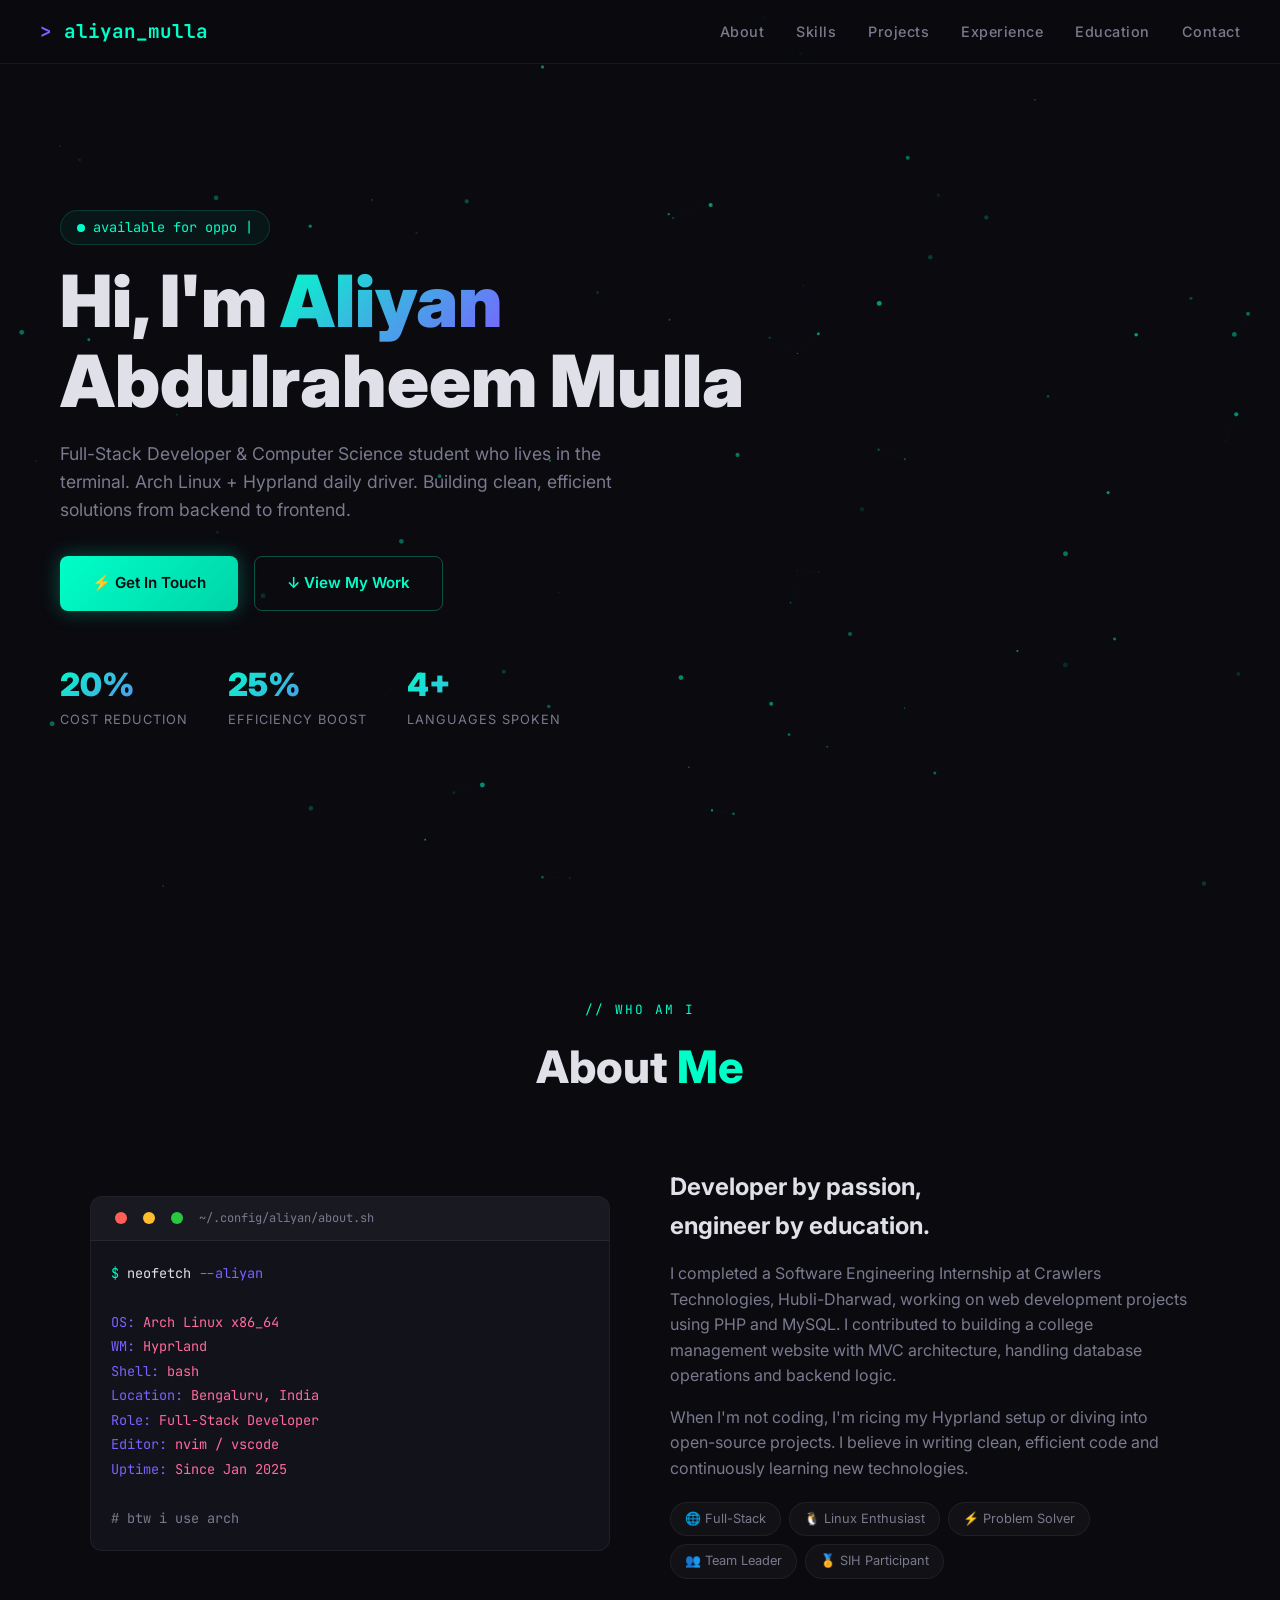
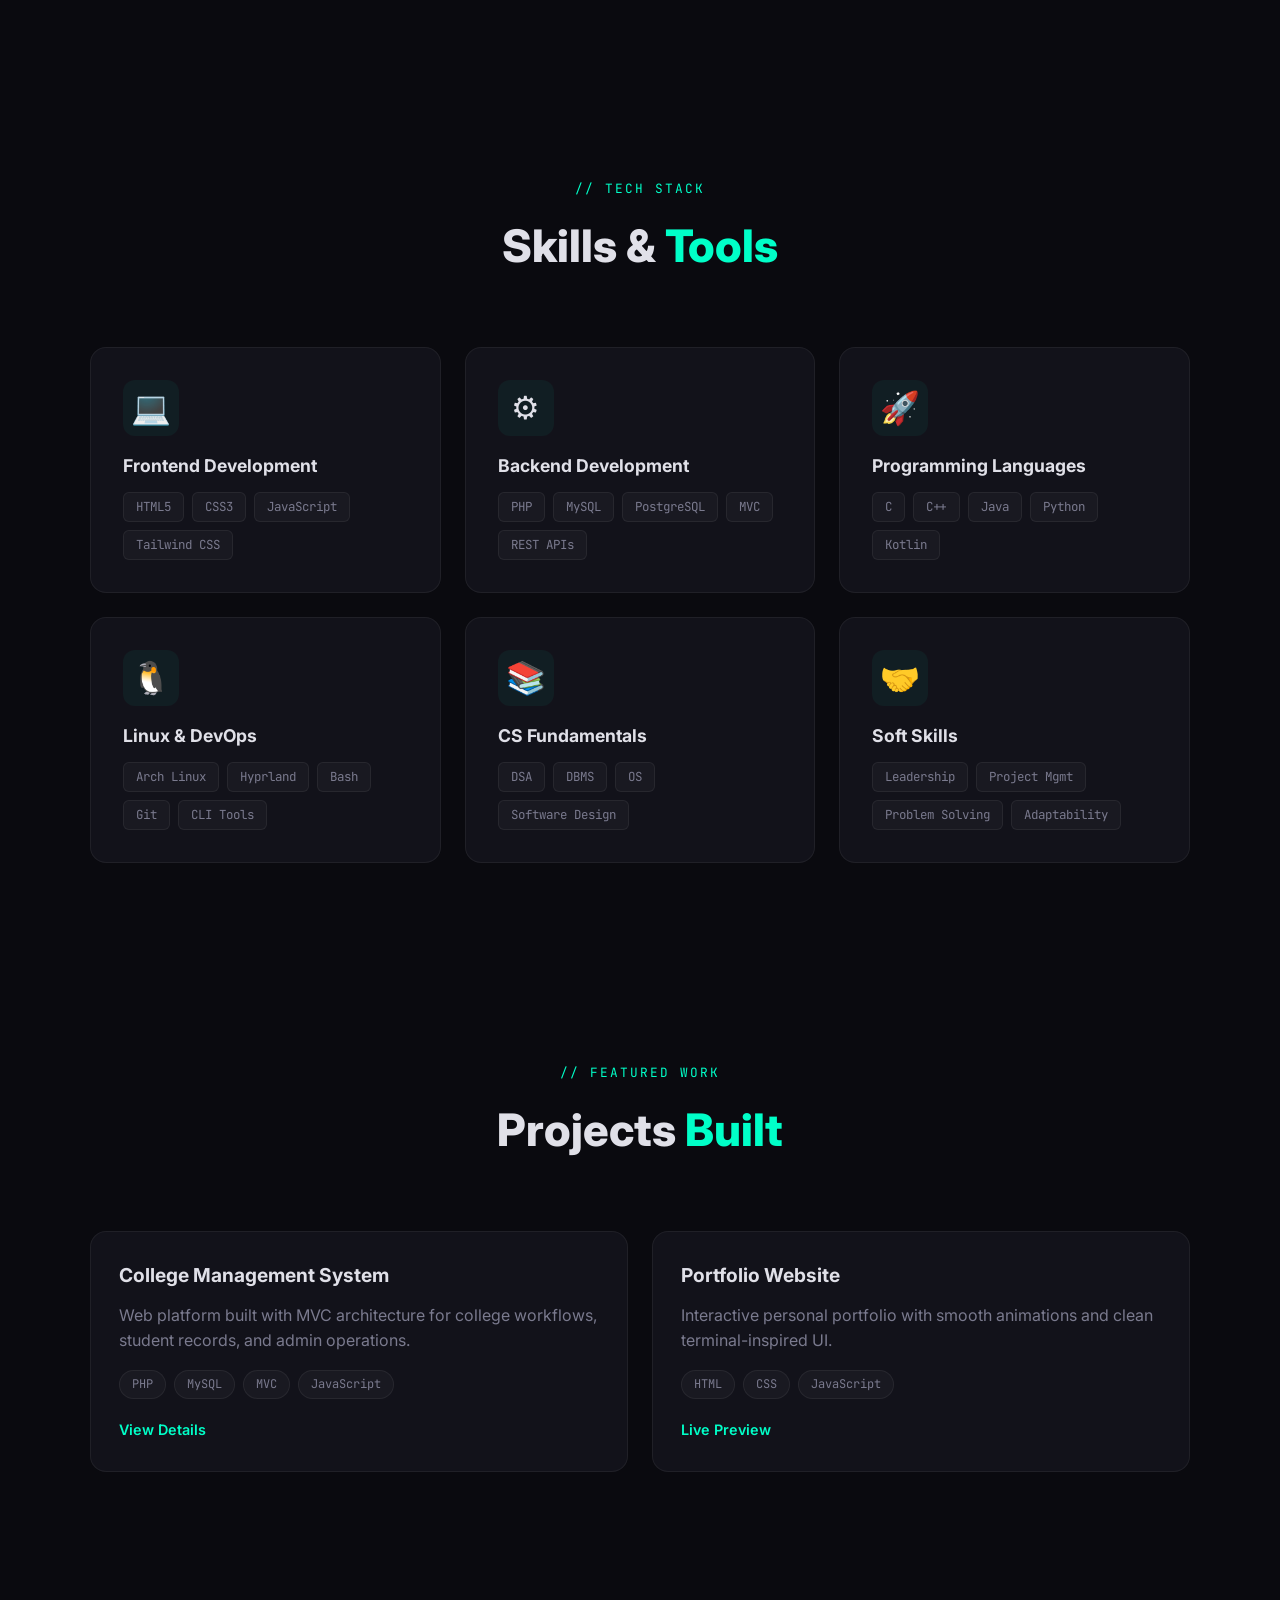
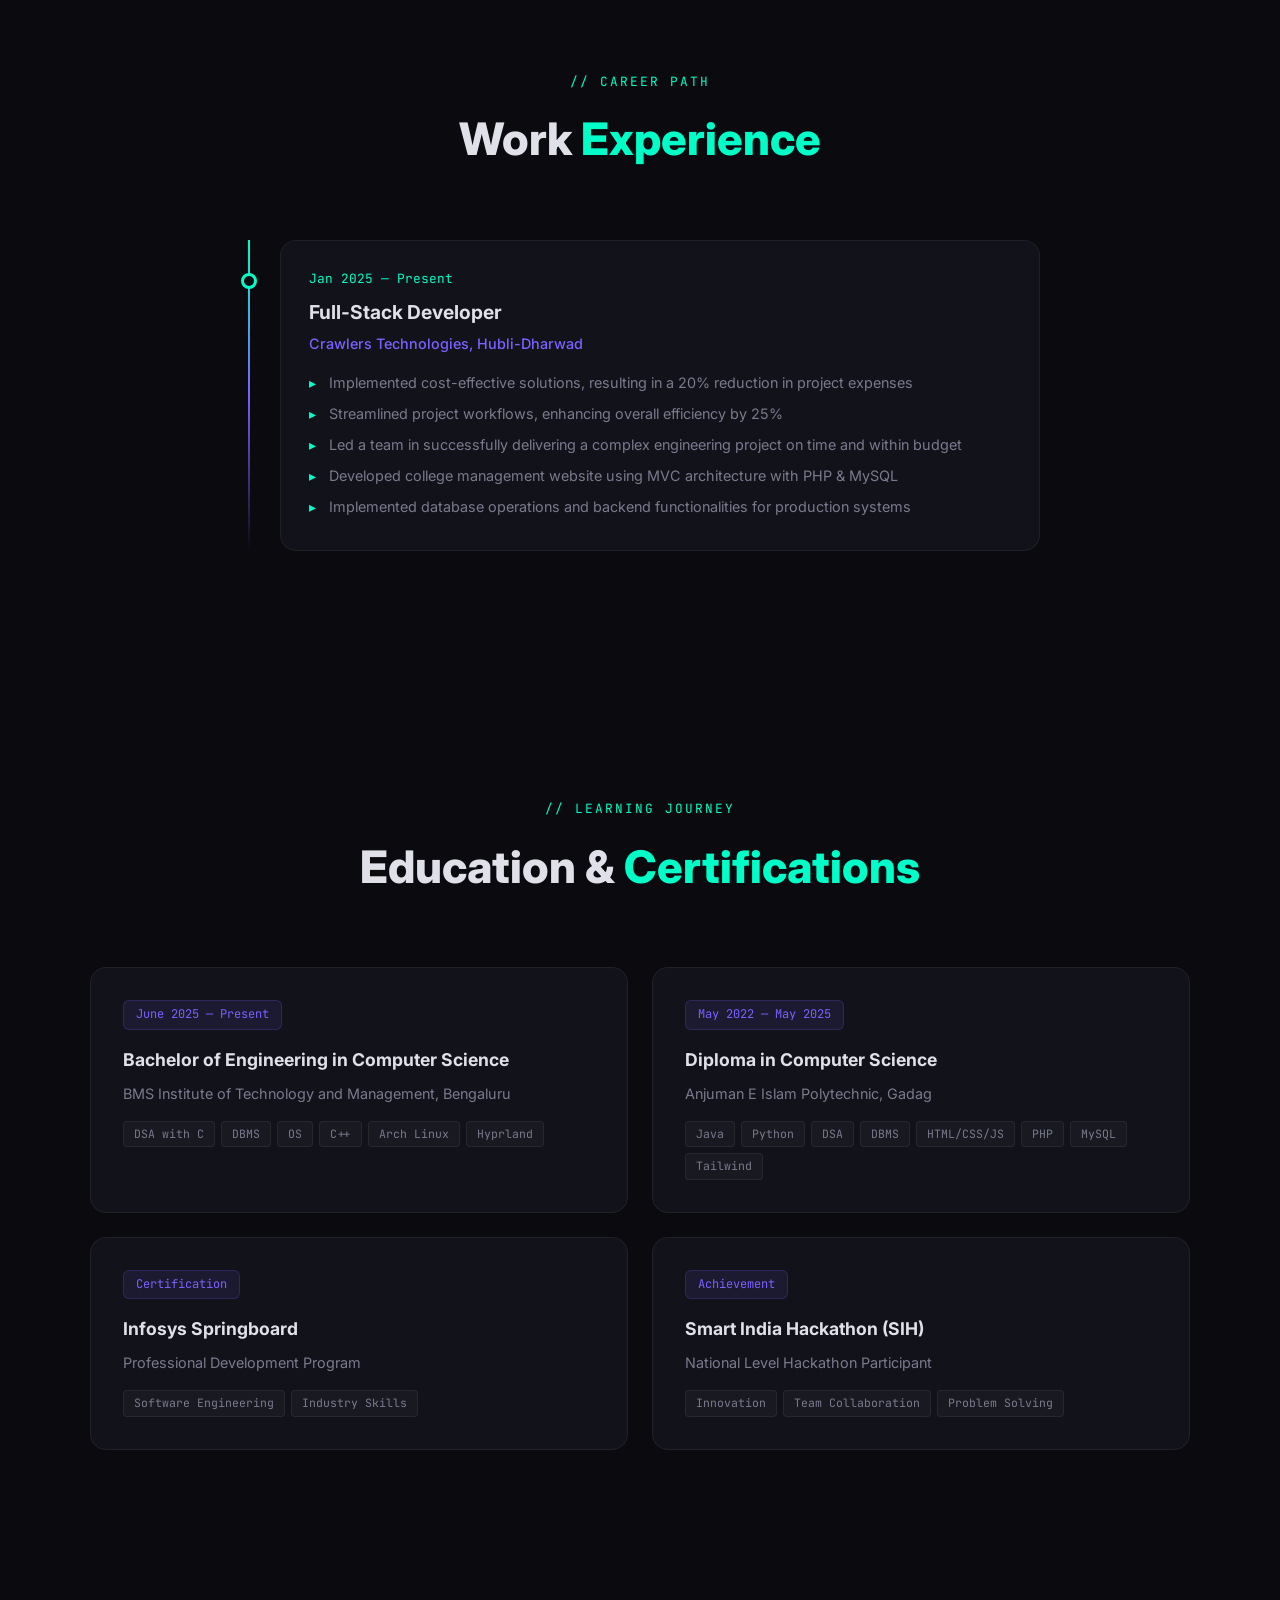
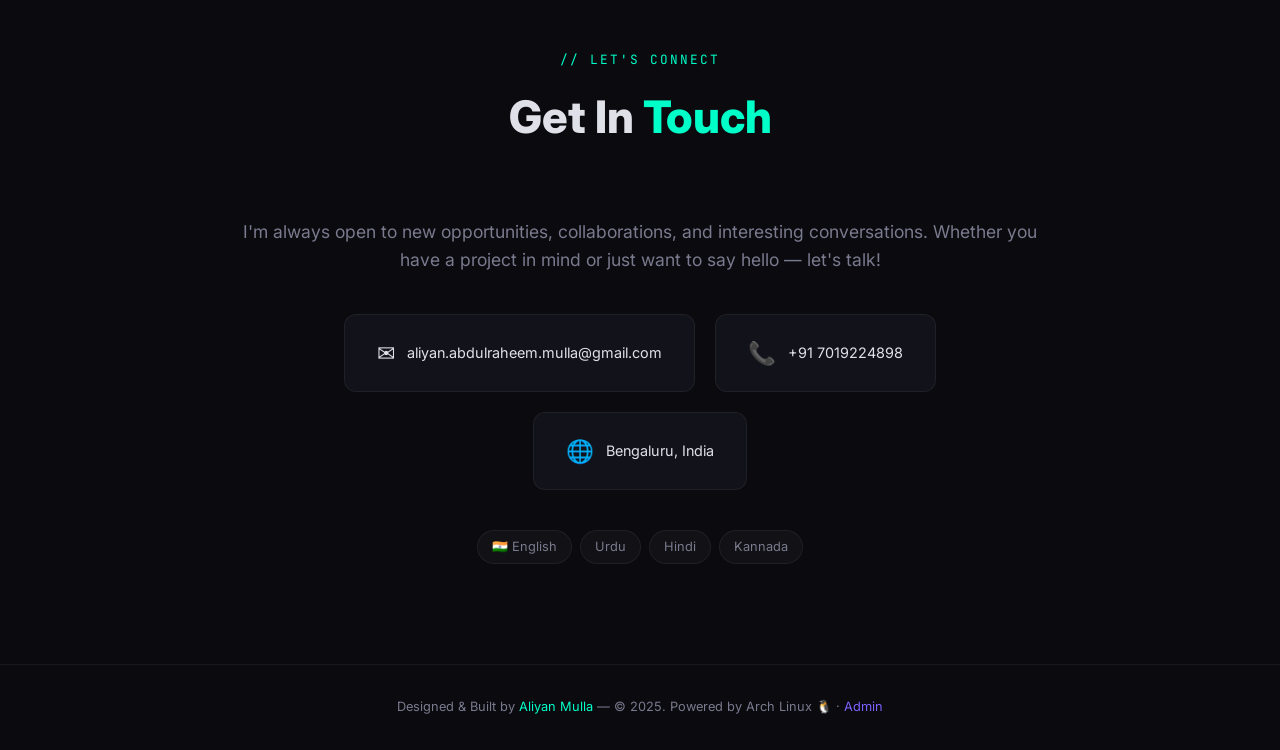
<file: index.html>
<!DOCTYPE html>
<html lang="en">
<head>
  <meta charset="UTF-8">
  <meta name="viewport" content="width=device-width, initial-scale=1.0">
  <meta name="description" content="Aliyan Abdulraheem Mulla — Full-Stack Developer, Arch Linux enthusiast, and Computer Science student. Portfolio showcasing web development projects and skills.">
  <meta name="author" content="Aliyan Abdulraheem Mulla">
  <link rel="canonical" href="https://portfolio-website-decoded-bulwark-494314-d5.a.run.app">

  <meta property="og:type" content="website">
  <meta property="og:url" content="https://portfolio-website-decoded-bulwark-494314-d5.a.run.app">
  <meta property="og:title" content="Aliyan Mulla | Full-Stack Developer">
  <meta property="og:description" content="Full-Stack Developer & Computer Science student who lives in the terminal. Arch Linux + Hyprland daily driver.">
  <meta property="og:image" content="https://portfolio-website-decoded-bulwark-494314-d5.a.run.app/images/og-image.png">

  <meta property="twitter:card" content="summary_large_image">
  <meta property="twitter:url" content="https://portfolio-website-decoded-bulwark-494314-d5.a.run.app">
  <meta property="twitter:title" content="Aliyan Mulla | Full-Stack Developer">
  <meta property="twitter:description" content="Full-Stack Developer & Computer Science student who lives in the terminal. Arch Linux + Hyprland daily driver.">
  <meta property="twitter:image" content="https://portfolio-website-decoded-bulwark-494314-d5.a.run.app/images/og-image.png">

  <title>Aliyan Mulla | Full-Stack Developer</title>
  <link rel="stylesheet" href="style.css">
  <link rel="icon" type="image/svg+xml" href="images/favicon.svg">
</head>
<body>

<canvas id="bg-canvas"></canvas>

<nav class="nav">
  <a href="#" class="nav-logo">aliyan_mulla</a>
  <ul class="nav-links">
    <li><a href="#about">About</a></li>
    <li><a href="#skills">Skills</a></li>
    <li><a href="#projects">Projects</a></li>
    <li><a href="#experience">Experience</a></li>
    <li><a href="#education">Education</a></li>
    <li><a href="#contact">Contact</a></li>
  </ul>
  <button class="hamburger" aria-label="Menu">
    <span></span><span></span><span></span>
  </button>
</nav>

<section class="hero" id="hero">
  <div class="hero-content">
    <div class="hero-tag">
      <span class="dot"></span>
      <span id="typed-text"></span><span class="cursor">|</span>
    </div>
    <h1 id="hero-heading">Hi, I'm <span class="highlight">Aliyan</span><br>Abdulraheem Mulla</h1>
    <p class="hero-desc" id="hero-desc"></p>
    <div class="hero-btns">
      <a href="#contact" class="btn btn-primary" id="hero-btn-primary"></a>
      <a href="#projects" class="btn btn-outline" id="hero-btn-secondary"></a>
    </div>
    <div class="hero-stats" id="hero-stats"></div>
  </div>
</section>

<section id="about">
  <div class="section-header reveal">
    <p class="section-label">// who am i</p>
    <h2 class="section-title">About <span class="accent">Me</span></h2>
  </div>
  <div class="about-grid">
    <div class="about-terminal reveal">
      <div class="terminal-bar">
        <span class="terminal-dot"></span>
        <span class="terminal-dot"></span>
        <span class="terminal-dot"></span>
        <span>~/.config/aliyan/about.sh</span>
      </div>
      <div class="terminal-body">
        <p><span class="cmd">$</span> neofetch <span class="flag">--aliyan</span></p>
        <br>
        <p><span class="flag">OS:</span> <span class="val">Arch Linux x86_64</span></p>
        <p><span class="flag">WM:</span> <span class="val">Hyprland</span></p>
        <p><span class="flag">Shell:</span> <span class="val">bash</span></p>
        <p><span class="flag">Location:</span> <span class="val">Bengaluru, India</span></p>
        <p><span class="flag">Role:</span> <span class="val">Full-Stack Developer</span></p>
        <p><span class="flag">Editor:</span> <span class="val">nvim / vscode</span></p>
        <p><span class="flag">Uptime:</span> <span class="val">Since Jan 2025</span></p>
        <br>
        <p><span class="comment"># btw i use arch</span></p>
      </div>
    </div>
    <div class="about-text reveal">
      <h3 id="about-heading"></h3>
      <div id="about-paragraphs"></div>
      <div class="about-tags" id="about-tags"></div>
    </div>
  </div>
</section>

<section id="skills">
  <div class="section-header reveal">
    <p class="section-label">// tech stack</p>
    <h2 class="section-title">Skills & <span class="accent">Tools</span></h2>
  </div>
  <div class="skills-grid" id="skills-grid"></div>
</section>

<section id="projects">
  <div class="section-header reveal">
    <p class="section-label">// featured work</p>
    <h2 class="section-title">Projects <span class="accent">Built</span></h2>
  </div>
  <div class="projects-grid" id="projects-grid"></div>
</section>

<section id="experience">
  <div class="section-header reveal">
    <p class="section-label">// career path</p>
    <h2 class="section-title">Work <span class="accent">Experience</span></h2>
  </div>
  <div class="timeline" id="experience-list"></div>
</section>

<section id="education">
  <div class="section-header reveal">
    <p class="section-label">// learning journey</p>
    <h2 class="section-title">Education & <span class="accent">Certifications</span></h2>
  </div>
  <div class="edu-grid" id="education-list"></div>
</section>

<section id="contact">
  <div class="section-header reveal">
    <p class="section-label">// let's connect</p>
    <h2 class="section-title">Get In <span class="accent">Touch</span></h2>
  </div>
  <div class="contact-wrapper reveal">
    <p id="contact-intro"></p>
    <div class="contact-links" id="contact-links"></div>
    <div class="about-tags" style="justify-content:center;" id="contact-languages"></div>
  </div>
</section>

<footer class="footer">
  <p>Designed & Built by <span>Aliyan Mulla</span> &mdash; &copy; 2025. Powered by Arch Linux &#128039; &middot; <a href="admin.html" class="admin-link">Admin</a></p>
</footer>

<script src="portfolio-data.js"></script>
<script src="script.js"></script>
</body>
</html>
</file>
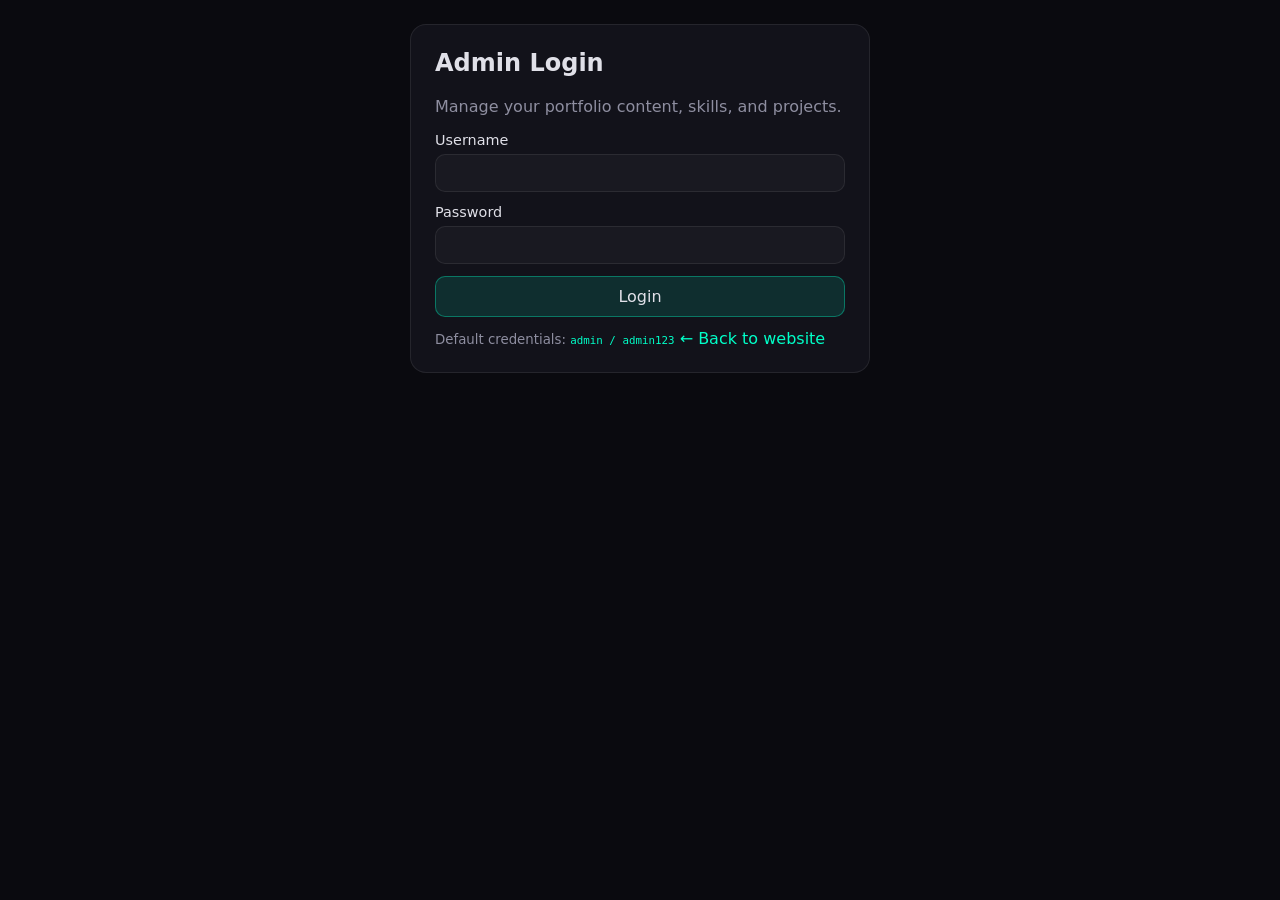
<file: admin.html>
<!DOCTYPE html>
<html lang="en">
<head>
  <meta charset="UTF-8">
  <meta name="viewport" content="width=device-width, initial-scale=1.0">
  <title>Admin Panel | Aliyan Portfolio</title>
  <link rel="stylesheet" href="admin.css">
</head>
<body>
  <main class="admin-shell">
    <section class="login-card" id="login-view">
      <h1>Admin Login</h1>
      <p>Manage your portfolio content, skills, and projects.</p>
      <form id="login-form">
        <label>
          Username
          <input type="text" id="login-username" required>
        </label>
        <label>
          Password
          <input type="password" id="login-password" required>
        </label>
        <button type="submit">Login</button>
      </form>
      <small>Default credentials: <code>admin / admin123</code></small>
      <a href="index.html" class="back-link">← Back to website</a>
    </section>

    <section class="panel" id="panel-view" hidden>
      <header class="panel-header">
        <h1>Portfolio Admin Panel</h1>
        <div class="panel-actions">
          <button type="button" id="reset-data" class="danger">Reset Data</button>
          <button type="button" id="logout">Logout</button>
        </div>
      </header>

      <div class="tabs">
        <button type="button" class="tab-btn active" data-tab="general">General</button>
        <button type="button" class="tab-btn" data-tab="skills">Skills</button>
        <button type="button" class="tab-btn" data-tab="projects">Projects</button>
        <button type="button" class="tab-btn" data-tab="experience">Experience</button>
        <button type="button" class="tab-btn" data-tab="education">Education</button>
        <button type="button" class="tab-btn" data-tab="advanced">Advanced</button>
      </div>

      <div class="tab-content active" id="tab-general">
        <h2>General Content</h2>
        <form id="general-form" class="grid-form">
          <label>Availability Badge Text<input id="g-availability" type="text"></label>
          <label>Hero Highlight Name<input id="g-name-highlight" type="text"></label>
          <label>Hero Name Line 2<input id="g-name-line2" type="text"></label>
          <label class="full">Hero Description<textarea id="g-hero-desc" rows="3"></textarea></label>
          <label>Primary Button Text<input id="g-primary-text" type="text"></label>
          <label>Primary Button Link<input id="g-primary-link" type="text"></label>
          <label>Secondary Button Text<input id="g-secondary-text" type="text"></label>
          <label>Secondary Button Link<input id="g-secondary-link" type="text"></label>
          <label class="full">About Heading (supports &lt;br&gt;)<input id="g-about-heading" type="text"></label>
          <label class="full">About Paragraphs (separated by double newlines)<textarea id="g-about-paragraphs" rows="5"></textarea></label>
          <label class="full">About Tags (comma separated)<input id="g-about-tags" type="text"></label>
          <label class="full">Contact Intro<textarea id="g-contact-intro" rows="3"></textarea></label>
          <label>Email<input id="g-contact-email" type="text"></label>
          <label>Phone<input id="g-contact-phone" type="text"></label>
          <label>Location<input id="g-contact-location" type="text"></label>
          <label class="full">Languages (comma separated)<input id="g-contact-langs" type="text"></label>
          <button type="submit" class="full">Save General Changes</button>
        </form>
      </div>

      <div class="tab-content" id="tab-skills">
        <h2>Skills Manager</h2>
        <form id="skill-form" class="inline-form">
          <input id="skill-icon" type="text" placeholder="Icon (e.g. 💻)" required>
          <input id="skill-title" type="text" placeholder="Skill title" required>
          <input id="skill-items" type="text" placeholder="Items comma separated" required>
          <button type="submit">Add Skill</button>
        </form>
        <div id="skills-list" class="list-cards"></div>
      </div>

      <div class="tab-content" id="tab-projects">
        <h2>Projects Manager</h2>
        <form id="project-form" class="inline-form project-form">
          <input id="project-title" type="text" placeholder="Project title" required>
          <input id="project-link" type="text" placeholder="Project link (# or https://...)" required>
          <input id="project-tech" type="text" placeholder="Tech stack comma separated" required>
          <textarea id="project-desc" rows="3" placeholder="Project description" required></textarea>
          <input id="project-link-text" type="text" placeholder="Link text (e.g. Live Demo)" required>
          <button type="submit">Add Project</button>
        </form>
        <div id="projects-list" class="list-cards"></div>
      </div>

      <div class="tab-content" id="tab-experience">
        <h2>Experience Manager</h2>
        <form id="experience-form" class="grid-form">
          <label>Date / Duration<input id="exp-date" type="text" placeholder="e.g. Aug 2024 - Present" required></label>
          <label>Job Title<input id="exp-title" type="text" placeholder="e.g. Full-Stack Developer" required></label>
          <label class="full">Company Name<input id="exp-company" type="text" placeholder="e.g. Decoded Bulwark" required></label>
          <label class="full">Key Achievements (one per line)<textarea id="exp-points" rows="4" placeholder="e.g. Architected scalable microservices...&#10;Improved website performance by 40%..." required></textarea></label>
          <button type="submit" class="full">Add Experience</button>
        </form>
        <div id="experience-list" class="list-cards"></div>
      </div>

      <div class="tab-content" id="tab-education">
        <h2>Education Manager</h2>
        <form id="education-form" class="grid-form">
          <label>Badge / Category<input id="edu-badge" type="text" placeholder="e.g. Degree or Certification" required></label>
          <label>Degree / Field of Study<input id="edu-title" type="text" placeholder="e.g. B.E. in Computer Engineering" required></label>
          <label class="full">School / Institution<input id="edu-school" type="text" placeholder="e.g. Example University" required></label>
          <label class="full">Tags / Highlights (comma separated)<input id="edu-tags" type="text" placeholder="e.g. GPA: 3.8, Computer Vision" required></label>
          <button type="submit" class="full">Add Education</button>
        </form>
        <div id="education-list" class="list-cards"></div>
      </div>

      <div class="tab-content" id="tab-advanced">
        <h2>Advanced</h2>
        <p>Edit the full data structure for complete control.</p>
        <textarea id="raw-json" rows="18"></textarea>
        <div class="panel-actions">
          <button type="button" id="save-json">Save JSON</button>
        </div>
        <h3>Admin Credentials</h3>
        <form id="auth-form" class="inline-form">
          <input id="auth-username" type="text" placeholder="New username" required>
          <input id="auth-password" type="password" placeholder="New password" required>
          <button type="submit">Update Login</button>
        </form>
      </div>
    </section>
  </main>

  <script src="portfolio-data.js"></script>
  <script src="admin.js"></script>
</body>
</html>
</file>
<file: style.css>
@import url('https://fonts.googleapis.com/css2?family=JetBrains+Mono:wght@400;700&family=Inter:wght@300;400;600;700;900&display=swap');

:root {
  --bg: #0a0a0f;
  --bg2: #12121a;
  --bg3: #1a1a2e;
  --surface: rgba(255,255,255,0.03);
  --border: rgba(255,255,255,0.06);
  --text: #e0e0e8;
  --text-dim: #7a7a8e;
  --accent: #00ffc8;
  --accent2: #7b61ff;
  --accent3: #ff6b9d;
  --glow: 0 0 20px rgba(0,255,200,0.3);
  --font: 'Inter', sans-serif;
  --mono: 'JetBrains Mono', monospace;
}

*, *::before, *::after { margin:0; padding:0; box-sizing:border-box; }

html { scroll-behavior: smooth; scroll-padding-top: 80px; }

body {
  font-family: var(--font);
  background: var(--bg);
  color: var(--text);
  overflow-x: hidden;
  line-height: 1.6;
}

/* Scrollbar */
::-webkit-scrollbar { width: 6px; }
::-webkit-scrollbar-track { background: var(--bg); }
::-webkit-scrollbar-thumb { background: var(--accent2); border-radius: 3px; }

/* Canvas BG */
#bg-canvas {
  position: fixed; top:0; left:0; width:100%; height:100%;
  z-index: 0; pointer-events: none;
}

/* NAV */
.nav {
  position: fixed; top:0; left:0; right:0; z-index:100;
  padding: 16px 40px;
  display: flex; align-items: center; justify-content: space-between;
  background: rgba(10,10,15,0.7);
  backdrop-filter: blur(20px);
  border-bottom: 1px solid var(--border);
  transition: all 0.3s;
}
.nav.scrolled { background: rgba(10,10,15,0.95); }
.nav-logo {
  font-family: var(--mono); font-size: 1.2rem; font-weight:700;
  color: var(--accent);
  text-decoration: none;
  position: relative;
}
.nav-logo::before {
  content: '> '; color: var(--accent2);
}
.nav-links { display:flex; gap:32px; list-style:none; }
.nav-links a {
  color: var(--text-dim); text-decoration:none; font-size:0.9rem;
  font-weight:500; position:relative; transition: color 0.3s;
  letter-spacing: 0.5px;
}
.nav-links a:hover { color: var(--accent); }
.nav-links a::after {
  content:''; position:absolute; bottom:-4px; left:0;
  width:0; height:2px; background:var(--accent);
  transition: width 0.3s;
}
.nav-links a:hover::after { width:100%; }

.hamburger {
  display: none; cursor: pointer; flex-direction: column;
  gap: 5px; background: none; border: none; padding: 4px;
}
.hamburger span {
  width: 24px; height: 2px; background: var(--text);
  transition: all 0.3s; border-radius: 2px;
}

/* HERO */
.hero {
  min-height: 100vh; display:flex; align-items:center;
  padding: 120px 60px 80px;
  position: relative; z-index:1;
}
.hero-content { max-width: 800px; }
.hero-tag {
  font-family: var(--mono); font-size: 0.85rem;
  color: var(--accent); margin-bottom: 16px;
  display: inline-flex; align-items:center; gap:8px;
  padding: 6px 16px;
  background: rgba(0,255,200,0.05);
  border: 1px solid rgba(0,255,200,0.15);
  border-radius: 20px;
  animation: fadeInUp 0.8s ease;
}
.hero-tag .dot {
  width:8px; height:8px; border-radius:50%;
  background: var(--accent);
  animation: pulse 2s infinite;
}
.hero h1 {
  font-size: clamp(2.5rem, 6vw, 4.5rem);
  font-weight: 900; line-height: 1.1;
  margin-bottom: 20px;
  animation: fadeInUp 0.8s ease 0.2s both;
}
.hero h1 .highlight {
  background: linear-gradient(135deg, var(--accent), var(--accent2));
  -webkit-background-clip: text; -webkit-text-fill-color: transparent;
}
.hero-desc {
  font-size: 1.1rem; color: var(--text-dim);
  max-width: 600px; margin-bottom: 32px;
  animation: fadeInUp 0.8s ease 0.4s both;
}
.hero-btns {
  display: flex; gap: 16px; flex-wrap: wrap;
  animation: fadeInUp 0.8s ease 0.6s both;
}
.btn {
  padding: 14px 32px; border-radius: 8px; font-size: 0.95rem;
  font-weight: 600; cursor: pointer; transition: all 0.3s;
  text-decoration: none; display: inline-flex; align-items:center; gap:8px;
  border: none;
}
.btn-primary {
  background: linear-gradient(135deg, var(--accent), #00d4a8);
  color: var(--bg); box-shadow: var(--glow);
}
.btn-primary:hover {
  transform: translateY(-2px);
  box-shadow: 0 0 40px rgba(0,255,200,0.5);
}
.btn-outline {
  background: transparent; color: var(--accent);
  border: 1px solid rgba(0,255,200,0.3);
}
.btn-outline:hover {
  background: rgba(0,255,200,0.08);
  border-color: var(--accent);
  transform: translateY(-2px);
}

.hero-stats {
  display: flex; gap: 40px; margin-top: 48px;
  animation: fadeInUp 0.8s ease 0.8s both;
}
.stat-item h3 {
  font-size: 2rem; font-weight: 900;
  background: linear-gradient(135deg, var(--accent), var(--accent2));
  -webkit-background-clip: text; -webkit-text-fill-color: transparent;
}
.stat-item p { font-size: 0.8rem; color: var(--text-dim); text-transform: uppercase; letter-spacing: 1px; }

/* SECTIONS */
section {
  padding: 100px 60px;
  position: relative; z-index:1;
}
.section-header {
  text-align: center; margin-bottom: 64px;
}
.section-label {
  font-family: var(--mono); font-size: 0.8rem;
  color: var(--accent); letter-spacing: 2px;
  text-transform: uppercase; margin-bottom: 12px;
}
.section-title {
  font-size: clamp(2rem, 4vw, 2.8rem);
  font-weight: 800;
}
.section-title .accent { color: var(--accent); }

/* ABOUT */
.about-grid {
  display: grid; grid-template-columns: 1fr 1fr;
  gap: 60px; max-width: 1100px; margin: 0 auto;
  align-items: center;
}
.about-terminal {
  background: var(--bg2);
  border: 1px solid var(--border);
  border-radius: 12px; overflow: hidden;
  font-family: var(--mono);
  font-size: 0.85rem;
}
.terminal-bar {
  display: flex; align-items: center; gap: 8px;
  padding: 12px 16px;
  background: rgba(255,255,255,0.03);
  border-bottom: 1px solid var(--border);
}
.terminal-dot {
  width: 12px; height: 12px; border-radius: 50%;
}
.terminal-dot:nth-child(1) { background: #ff5f57; }
.terminal-dot:nth-child(2) { background: #ffbd2e; }
.terminal-dot:nth-child(3) { background: #28c840; }
.terminal-bar span {
  margin-left: 8px; color: var(--text-dim); font-size: 0.75rem;
}
.terminal-body { padding: 20px; line-height: 1.8; }
.terminal-body .cmd { color: var(--accent); }
.terminal-body .flag { color: var(--accent2); }
.terminal-body .val { color: var(--accent3); }
.terminal-body .comment { color: var(--text-dim); }

.about-text h3 { font-size: 1.5rem; margin-bottom: 16px; }
.about-text p { color: var(--text-dim); margin-bottom: 16px; }
.about-tags { display: flex; flex-wrap: wrap; gap: 8px; margin-top: 20px; }
.about-tags span {
  padding: 6px 14px; font-size: 0.8rem;
  background: var(--surface);
  border: 1px solid var(--border);
  border-radius: 20px; color: var(--text-dim);
  transition: all 0.3s;
}
.about-tags span:hover {
  border-color: var(--accent);
  color: var(--accent);
  background: rgba(0,255,200,0.05);
}

/* SKILLS */
.skills-grid {
  display: grid; grid-template-columns: repeat(auto-fit, minmax(300px,1fr));
  gap: 24px; max-width: 1100px; margin: 0 auto;
}
.skill-card {
  background: var(--bg2);
  border: 1px solid var(--border);
  border-radius: 16px;
  padding: 32px;
  transition: all 0.4s cubic-bezier(0.4,0,0.2,1);
  position: relative; overflow: hidden;
}
.skill-card::before {
  content: ''; position: absolute; top:0; left:0; right:0;
  height: 3px;
  background: linear-gradient(90deg, var(--accent), var(--accent2));
  transform: scaleX(0); transition: transform 0.4s;
  transform-origin: left;
}
.skill-card:hover::before { transform: scaleX(1); }
.skill-card:hover {
  transform: translateY(-4px);
  border-color: rgba(0,255,200,0.15);
  box-shadow: 0 20px 60px rgba(0,0,0,0.4);
}
.skill-icon {
  font-size: 2rem; margin-bottom: 16px;
  width: 56px; height: 56px;
  display: flex; align-items: center; justify-content: center;
  background: rgba(0,255,200,0.05);
  border-radius: 12px;
}
.skill-card h3 { font-size: 1.1rem; margin-bottom: 12px; }
.skill-list {
  display: flex; flex-wrap: wrap; gap: 8px;
}
.skill-list span {
  padding: 4px 12px; font-size: 0.78rem;
  background: var(--surface);
  border: 1px solid var(--border);
  border-radius: 6px; color: var(--text-dim);
  font-family: var(--mono);
  transition: all 0.3s;
}
.skill-list span:hover {
  color: var(--accent); border-color: var(--accent);
}

/* PROJECTS */
.projects-grid {
  display: grid;
  grid-template-columns: repeat(auto-fit, minmax(300px,1fr));
  gap: 24px;
  max-width: 1100px;
  margin: 0 auto;
}
.project-card {
  background: var(--bg2);
  border: 1px solid var(--border);
  border-radius: 16px;
  padding: 28px;
  transition: all 0.35s;
}
.project-card:hover {
  transform: translateY(-4px);
  border-color: rgba(0,255,200,0.2);
}
.project-card h3 {
  font-size: 1.2rem;
  margin-bottom: 12px;
}
.project-card p {
  color: var(--text-dim);
  margin-bottom: 16px;
}
.project-tech {
  display: flex;
  flex-wrap: wrap;
  gap: 8px;
  margin-bottom: 18px;
}
.project-tech span {
  padding: 4px 12px;
  font-size: 0.75rem;
  border-radius: 999px;
  background: var(--surface);
  border: 1px solid var(--border);
  color: var(--text-dim);
  font-family: var(--mono);
}
.project-link {
  color: var(--accent);
  text-decoration: none;
  font-weight: 600;
  font-size: 0.9rem;
}
.project-link:hover {
  text-decoration: underline;
}

/* EXPERIENCE */
.timeline {
  max-width: 800px; margin: 0 auto;
  position: relative;
  padding-left: 40px;
}
.timeline::before {
  content: ''; position: absolute; left: 8px; top:0; bottom:0;
  width: 2px;
  background: linear-gradient(to bottom, var(--accent), var(--accent2), transparent);
}
.timeline-item {
  position: relative; margin-bottom: 48px;
  padding: 28px;
  background: var(--bg2);
  border: 1px solid var(--border);
  border-radius: 16px;
  transition: all 0.4s;
}
.timeline-item:hover {
  border-color: rgba(0,255,200,0.2);
  transform: translateX(8px);
}
.timeline-item::before {
  content: ''; position: absolute;
  left: -40px; top: 32px;
  width: 16px; height: 16px;
  background: var(--bg);
  border: 3px solid var(--accent);
  border-radius: 50%;
}
.timeline-date {
  font-family: var(--mono); font-size: 0.8rem;
  color: var(--accent); margin-bottom: 8px;
}
.timeline-item h3 { font-size: 1.2rem; margin-bottom: 4px; }
.timeline-item h4 { font-size: 0.9rem; color: var(--accent2); margin-bottom: 12px; font-weight:500; }
.timeline-item ul {
  list-style: none; padding: 0;
}
.timeline-item li {
  color: var(--text-dim); font-size: 0.9rem;
  padding: 4px 0; padding-left: 20px;
  position: relative;
}
.timeline-item li::before {
  content: '▸'; position: absolute; left: 0;
  color: var(--accent);
}

/* EDUCATION */
.edu-grid {
  display: grid; grid-template-columns: repeat(auto-fit, minmax(400px,1fr));
  gap: 24px; max-width: 1100px; margin: 0 auto;
}
.edu-card {
  background: var(--bg2);
  border: 1px solid var(--border);
  border-radius: 16px; padding: 32px;
  transition: all 0.4s;
  position: relative; overflow: hidden;
}
.edu-card:hover {
  transform: translateY(-4px);
  border-color: rgba(123,97,255,0.3);
}
.edu-card .badge {
  display: inline-block; padding: 4px 12px;
  font-size: 0.75rem; font-family: var(--mono);
  background: rgba(123,97,255,0.1);
  border: 1px solid rgba(123,97,255,0.2);
  border-radius: 6px; color: var(--accent2);
  margin-bottom: 16px;
}
.edu-card h3 { font-size: 1.1rem; margin-bottom: 8px; }
.edu-card h4 { color: var(--text-dim); font-weight: 400; font-size: 0.9rem; margin-bottom: 16px; }
.edu-tags { display: flex; flex-wrap: wrap; gap: 6px; }
.edu-tags span {
  padding: 3px 10px; font-size: 0.72rem;
  background: var(--surface);
  border: 1px solid var(--border);
  border-radius: 4px; color: var(--text-dim);
  font-family: var(--mono);
}

/* CONTACT */
.contact-wrapper {
  max-width: 800px; margin: 0 auto; text-align: center;
}
.contact-wrapper p {
  color: var(--text-dim); font-size: 1.1rem;
  margin-bottom: 40px;
}
.contact-links {
  display: flex; justify-content: center; gap: 20px;
  flex-wrap: wrap; margin-bottom: 40px;
}
.contact-card {
  padding: 20px 32px;
  background: var(--bg2);
  border: 1px solid var(--border);
  border-radius: 12px;
  text-decoration: none;
  color: var(--text);
  display: flex; align-items: center; gap: 12px;
  transition: all 0.3s;
  font-size: 0.9rem;
}
.contact-card:hover {
  transform: translateY(-4px);
  border-color: var(--accent);
  box-shadow: var(--glow);
}
.contact-card .icon { font-size: 1.4rem; }

/* FOOTER */
.footer {
  padding: 32px 60px;
  border-top: 1px solid var(--border);
  text-align: center;
  font-size: 0.8rem;
  color: var(--text-dim);
  position: relative; z-index:1;
}
.footer span { color: var(--accent); }
.admin-link {
  color: var(--accent2);
  text-decoration: none;
}
.admin-link:hover {
  text-decoration: underline;
}

/* ANIMATIONS */
@keyframes fadeInUp {
  from { opacity:0; transform: translateY(30px); }
  to { opacity:1; transform: translateY(0); }
}
@keyframes pulse {
  0%,100% { opacity:1; transform:scale(1); }
  50% { opacity:0.5; transform:scale(0.8); }
}

.reveal {
  opacity: 0; transform: translateY(40px);
  transition: all 0.8s cubic-bezier(0.4,0,0.2,1);
}
.reveal.active {
  opacity: 1; transform: translateY(0);
}

/* MOBILE */
@media (max-width: 768px) {
  .nav { padding: 12px 20px; }
  .nav-links {
    display: none; position: fixed;
    top: 0; left:0; right:0; bottom:0;
    background: rgba(10,10,15,0.98);
    flex-direction: column;
    align-items: center; justify-content: center;
    gap: 32px;
  }
  .nav-links.open { display: flex; }
  .nav-links a { font-size: 1.2rem; }
  .hamburger { display: flex; }
  .hamburger.open span:nth-child(1) { transform: rotate(45deg) translate(5px,5px); }
  .hamburger.open span:nth-child(2) { opacity: 0; }
  .hamburger.open span:nth-child(3) { transform: rotate(-45deg) translate(5px,-5px); }
  .hero { padding: 120px 24px 60px; }
  .hero-stats { gap: 24px; }
  section { padding: 60px 24px; }
  .about-grid { grid-template-columns: 1fr; gap: 32px; }
  .skills-grid { grid-template-columns: 1fr; }
  .projects-grid { grid-template-columns: 1fr; }
  .edu-grid { grid-template-columns: 1fr; }
  .stat-item h3 { font-size: 1.5rem; }
  .footer { padding: 24px; }
}

.cursor {
  animation: blink 1s infinite;
  color: var(--accent);
}
@keyframes blink {
  0%, 100% { opacity: 1; }
  50% { opacity: 0; }
}
</file>
<file: admin.css>
:root {
  --bg: #0a0a0f;
  --bg2: #12121a;
  --surface: rgba(255, 255, 255, 0.03);
  --border: rgba(255, 255, 255, 0.08);
  --text: #e0e0e8;
  --text-dim: #8e8ea0;
  --accent: #00ffc8;
  --danger: #ff5f7a;
}

*,
*::before,
*::after {
  box-sizing: border-box;
}

body {
  margin: 0;
  font-family: Inter, system-ui, sans-serif;
  background: var(--bg);
  color: var(--text);
}

.admin-shell {
  min-height: 100vh;
  padding: 24px;
}

.login-card,
.panel {
  max-width: 1100px;
  margin: 0 auto;
  background: var(--bg2);
  border: 1px solid var(--border);
  border-radius: 16px;
  padding: 24px;
}

.login-card {
  max-width: 460px;
}

h1,
h2,
h3 {
  margin-top: 0;
}

p,
small {
  color: var(--text-dim);
}

form {
  display: grid;
  gap: 12px;
}

label {
  display: grid;
  gap: 6px;
  font-size: 0.9rem;
}

input,
textarea,
button {
  border-radius: 10px;
  border: 1px solid var(--border);
  background: var(--surface);
  color: var(--text);
  padding: 10px 12px;
  font: inherit;
}

textarea {
  resize: vertical;
}

button {
  cursor: pointer;
  background: rgba(0, 255, 200, 0.12);
  border-color: rgba(0, 255, 200, 0.35);
}

button:hover {
  background: rgba(0, 255, 200, 0.2);
}

button.danger {
  background: rgba(255, 95, 122, 0.1);
  border-color: rgba(255, 95, 122, 0.5);
}

.back-link {
  display: inline-block;
  margin-top: 12px;
  color: var(--accent);
  text-decoration: none;
}

.panel-header,
.panel-actions {
  display: flex;
  justify-content: space-between;
  align-items: center;
  gap: 12px;
}

.tabs {
  margin: 18px 0;
  display: flex;
  gap: 10px;
  flex-wrap: wrap;
}

.tab-btn.active,
.tab-content.active {
  border-color: rgba(0, 255, 200, 0.35);
}

.tab-content {
  display: none;
  border: 1px solid var(--border);
  border-radius: 12px;
  padding: 18px;
  background: rgba(255, 255, 255, 0.02);
}

.tab-content.active {
  display: block;
}

.grid-form {
  grid-template-columns: repeat(2, minmax(0, 1fr));
  gap: 12px;
}

.full {
  grid-column: 1 / -1;
}

.inline-form {
  grid-template-columns: repeat(4, minmax(0, 1fr));
  margin-bottom: 16px;
}

.project-form {
  grid-template-columns: repeat(2, minmax(0, 1fr));
}

.list-cards {
  display: grid;
  gap: 10px;
}

.list-item {
  border: 1px solid var(--border);
  border-radius: 10px;
  padding: 12px;
  background: var(--surface);
  display: flex;
  justify-content: space-between;
  gap: 12px;
}

.list-item p {
  margin: 4px 0 0;
  font-size: 0.9rem;
}

code {
  color: var(--accent);
}

@media (max-width: 840px) {
  .grid-form,
  .inline-form,
  .project-form {
    grid-template-columns: 1fr;
  }

  .panel-header {
    flex-direction: column;
    align-items: flex-start;
  }
}
</file>
